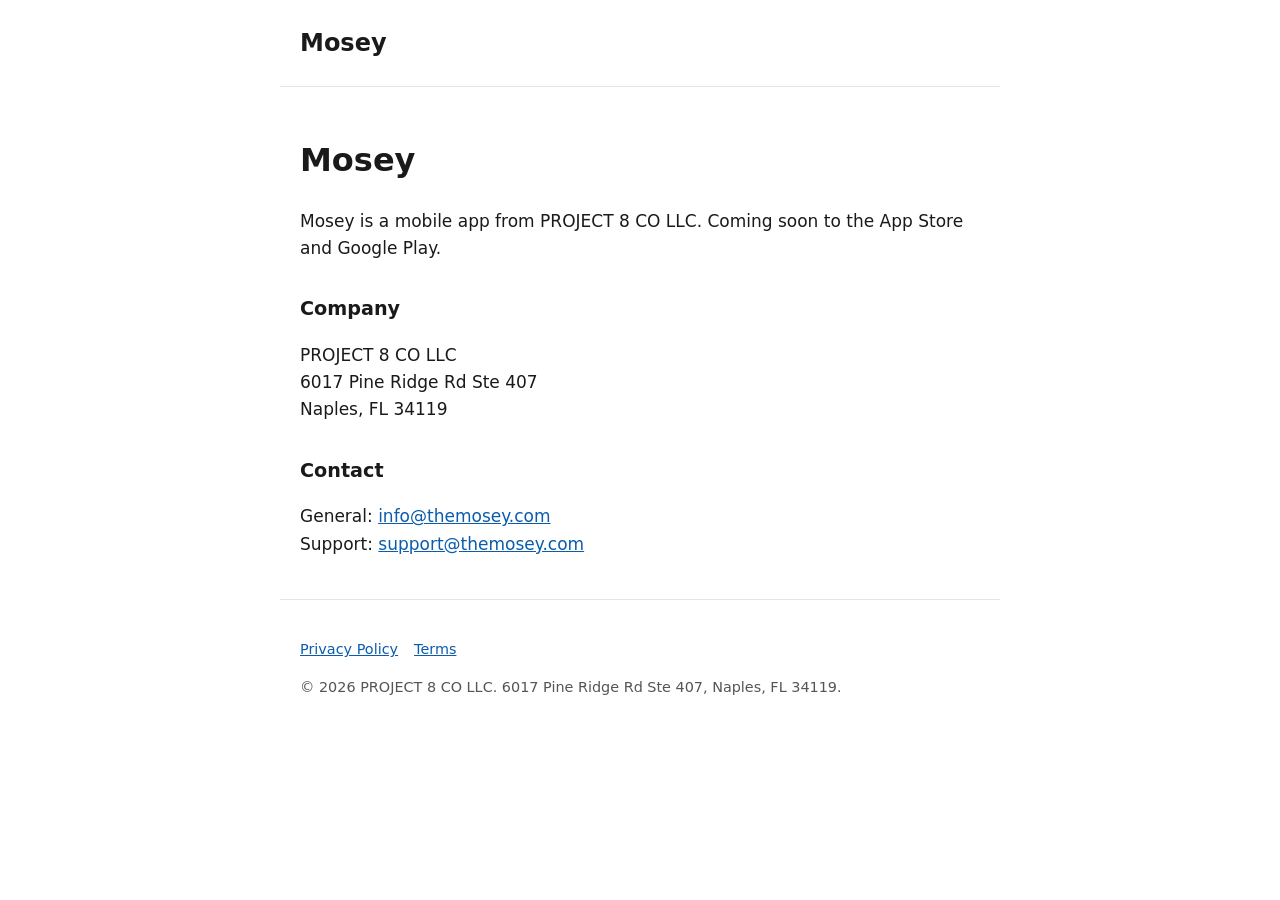
<file: index.html>
<!doctype html><html lang="en"><head><meta charset="utf-8"><meta name="viewport" content="width=device-width,initial-scale=1"><title>Mosey</title><meta name="description" content="Mosey is a mobile app from PROJECT 8 CO LLC."><link rel="stylesheet" href="/style.css"></head><body><header><a class="brand" href="/">Mosey</a></header><main><h1>Mosey</h1><p>Mosey is a mobile app from PROJECT 8 CO LLC. Coming soon to the App Store and Google Play.</p><h2>Company</h2><p>PROJECT 8 CO LLC<br>6017 Pine Ridge Rd Ste 407<br>Naples, FL 34119</p><h2>Contact</h2><p>General: <a href="mailto:info@themosey.com">info@themosey.com</a><br>Support: <a href="mailto:support@themosey.com">support@themosey.com</a></p></main><footer><p><a href="/privacy/">Privacy Policy</a><a href="/terms/">Terms</a></p><p>&copy; 2026 PROJECT 8 CO LLC. 6017 Pine Ridge Rd Ste 407, Naples, FL 34119.</p></footer></body></html>
</file>
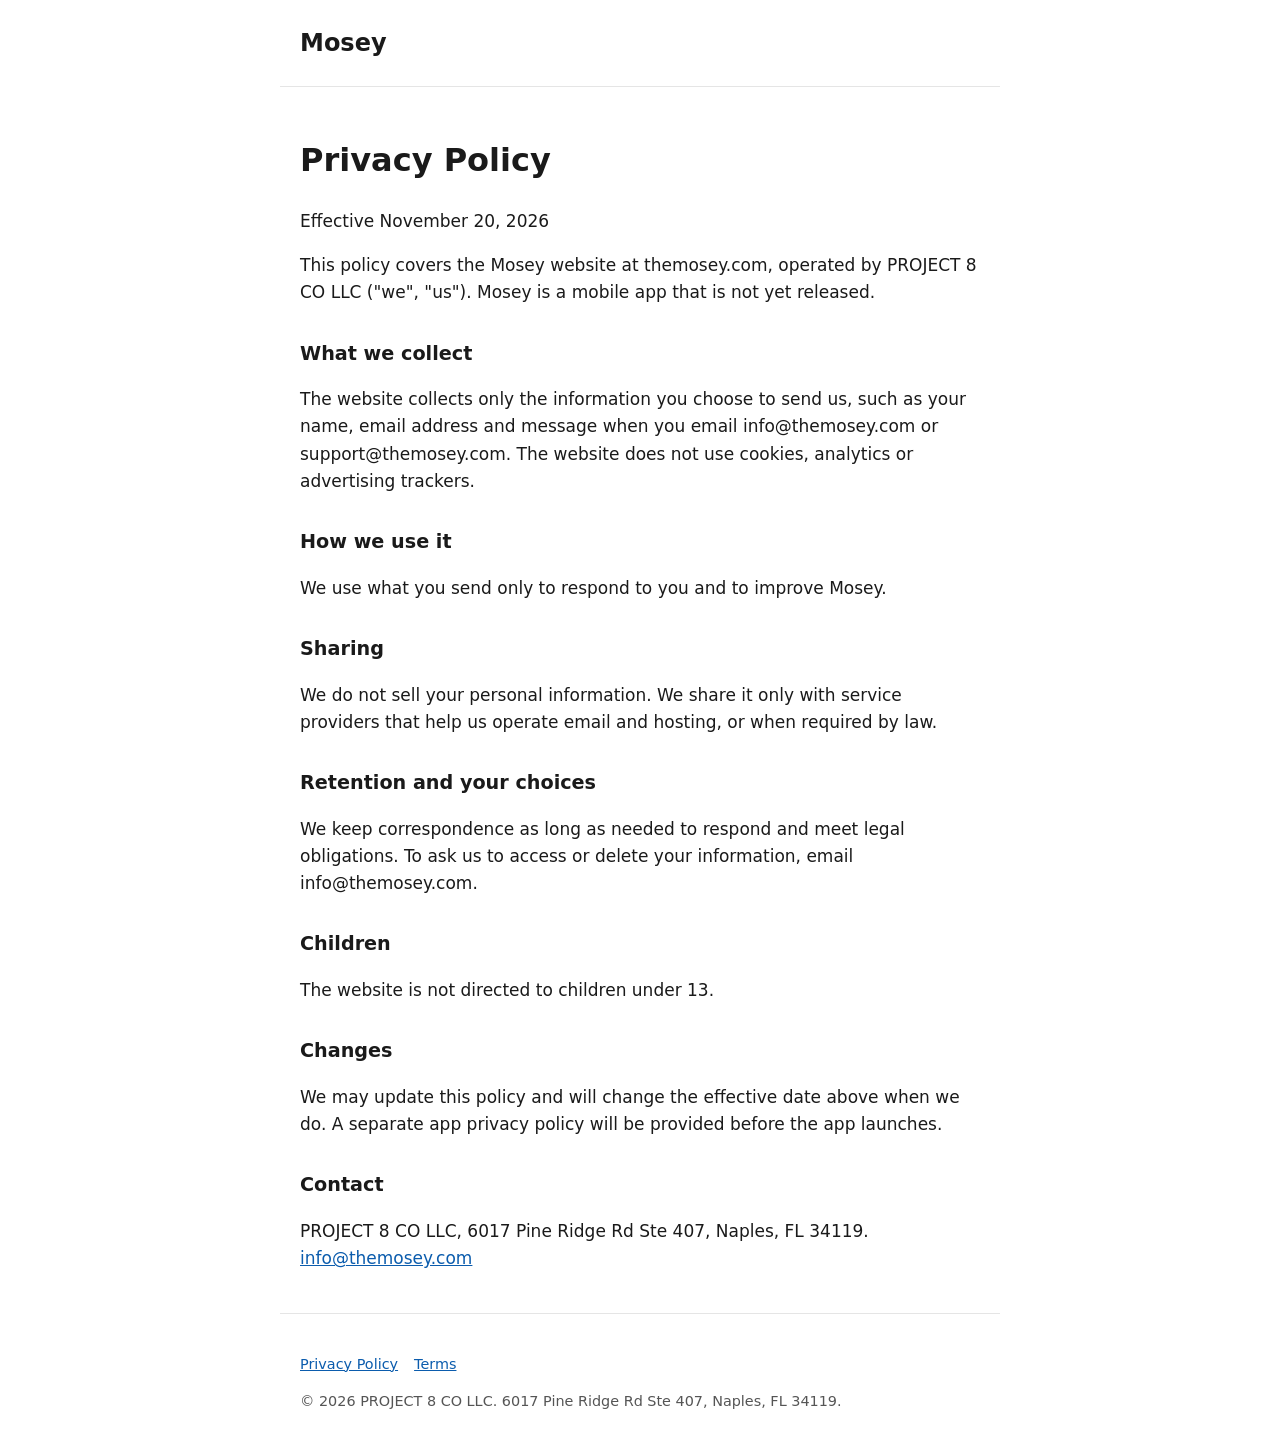
<file: privacy/index.html>
<!doctype html><html lang="en"><head><meta charset="utf-8"><meta name="viewport" content="width=device-width,initial-scale=1"><title>Privacy Policy - Mosey</title><meta name="description" content="Mosey is a mobile app from PROJECT 8 CO LLC."><link rel="stylesheet" href="/style.css"></head><body><header><a class="brand" href="/">Mosey</a></header><main><h1>Privacy Policy</h1><p>Effective November 20, 2026</p><p>This policy covers the Mosey website at themosey.com, operated by PROJECT 8 CO LLC ("we", "us"). Mosey is a mobile app that is not yet released.</p><h2>What we collect</h2><p>The website collects only the information you choose to send us, such as your name, email address and message when you email info@themosey.com or support@themosey.com. The website does not use cookies, analytics or advertising trackers.</p><h2>How we use it</h2><p>We use what you send only to respond to you and to improve Mosey.</p><h2>Sharing</h2><p>We do not sell your personal information. We share it only with service providers that help us operate email and hosting, or when required by law.</p><h2>Retention and your choices</h2><p>We keep correspondence as long as needed to respond and meet legal obligations. To ask us to access or delete your information, email info@themosey.com.</p><h2>Children</h2><p>The website is not directed to children under 13.</p><h2>Changes</h2><p>We may update this policy and will change the effective date above when we do. A separate app privacy policy will be provided before the app launches.</p><h2>Contact</h2><p>PROJECT 8 CO LLC, 6017 Pine Ridge Rd Ste 407, Naples, FL 34119. <a href="mailto:info@themosey.com">info@themosey.com</a></p></main><footer><p><a href="/privacy/">Privacy Policy</a><a href="/terms/">Terms</a></p><p>&copy; 2026 PROJECT 8 CO LLC. 6017 Pine Ridge Rd Ste 407, Naples, FL 34119.</p></footer></body></html>
</file>
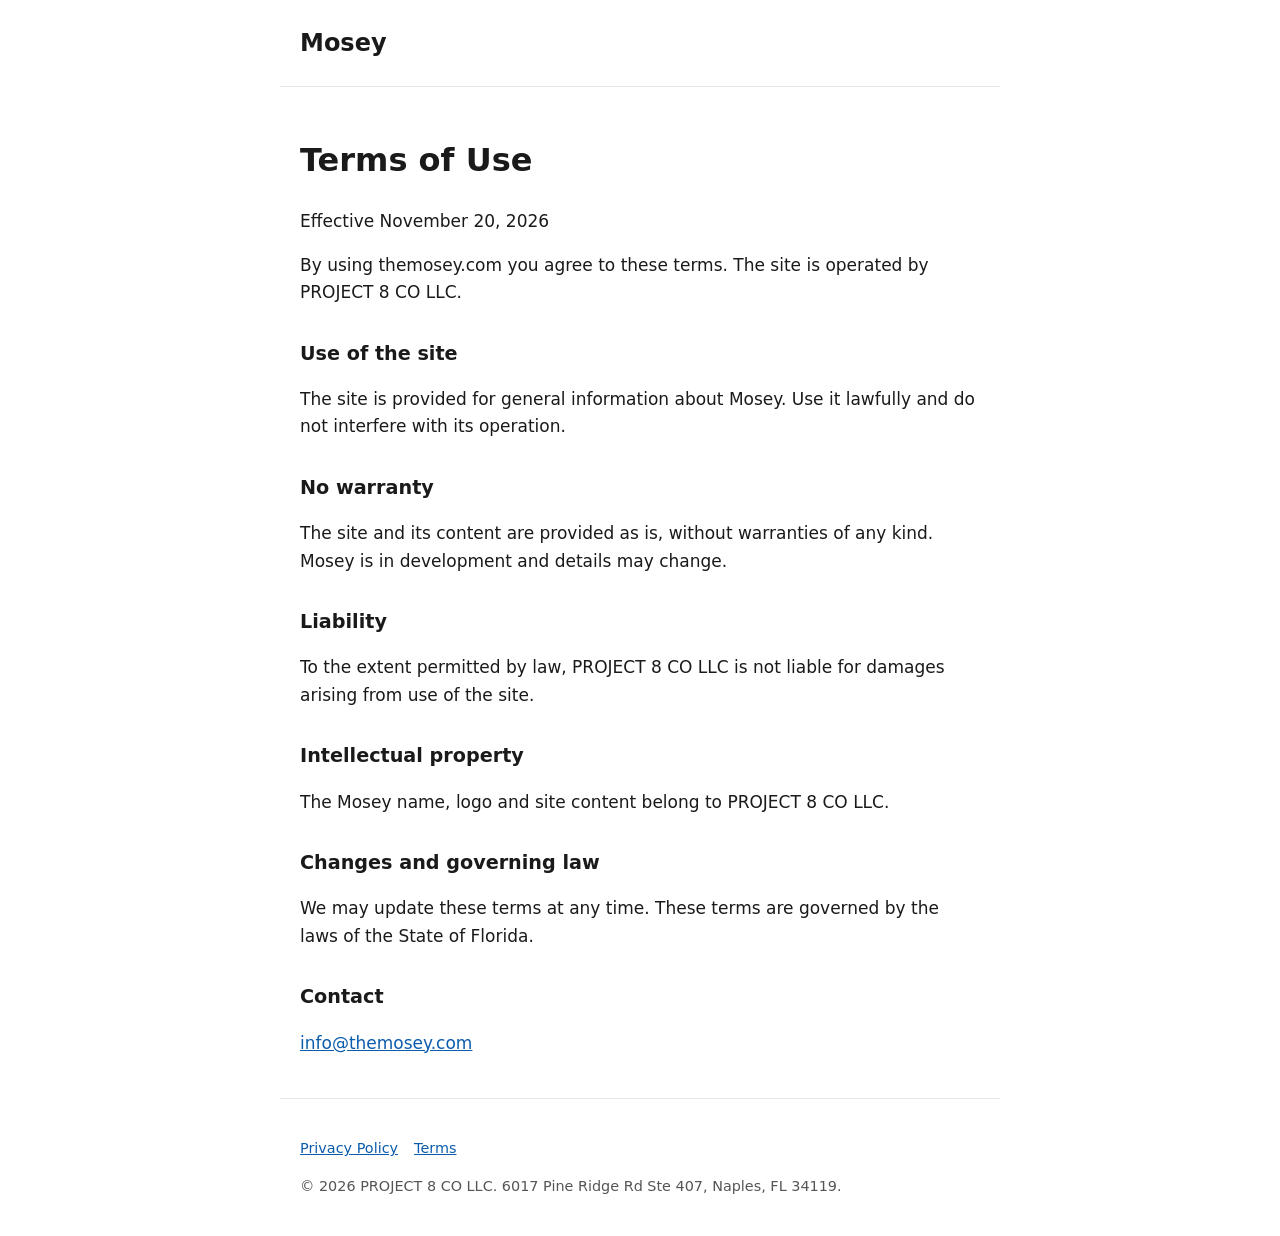
<file: terms/index.html>
<!doctype html><html lang="en"><head><meta charset="utf-8"><meta name="viewport" content="width=device-width,initial-scale=1"><title>Terms of Use - Mosey</title><meta name="description" content="Mosey is a mobile app from PROJECT 8 CO LLC."><link rel="stylesheet" href="/style.css"></head><body><header><a class="brand" href="/">Mosey</a></header><main><h1>Terms of Use</h1><p>Effective November 20, 2026</p><p>By using themosey.com you agree to these terms. The site is operated by PROJECT 8 CO LLC.</p><h2>Use of the site</h2><p>The site is provided for general information about Mosey. Use it lawfully and do not interfere with its operation.</p><h2>No warranty</h2><p>The site and its content are provided as is, without warranties of any kind. Mosey is in development and details may change.</p><h2>Liability</h2><p>To the extent permitted by law, PROJECT 8 CO LLC is not liable for damages arising from use of the site.</p><h2>Intellectual property</h2><p>The Mosey name, logo and site content belong to PROJECT 8 CO LLC.</p><h2>Changes and governing law</h2><p>We may update these terms at any time. These terms are governed by the laws of the State of Florida.</p><h2>Contact</h2><p><a href="mailto:info@themosey.com">info@themosey.com</a></p></main><footer><p><a href="/privacy/">Privacy Policy</a><a href="/terms/">Terms</a></p><p>&copy; 2026 PROJECT 8 CO LLC. 6017 Pine Ridge Rd Ste 407, Naples, FL 34119.</p></footer></body></html>
</file>
<file: style.css>
*{box-sizing:border-box}body{margin:0;font:17px/1.6 system-ui,-apple-system,Segoe UI,Roboto,sans-serif;color:#1a1a1a;background:#fff}
header,main,footer{max-width:720px;margin:0 auto;padding:24px 20px}header{border-bottom:1px solid #e5e5e5}
.brand{font-size:1.5rem;font-weight:700;color:#1a1a1a;text-decoration:none}h1{font-size:2rem;margin-top:1.5rem}h2{font-size:1.2rem;margin-top:2rem}
a{color:#0b5cad}footer{border-top:1px solid #e5e5e5;font-size:.9rem;color:#555}footer a{margin-right:16px}
</file>
